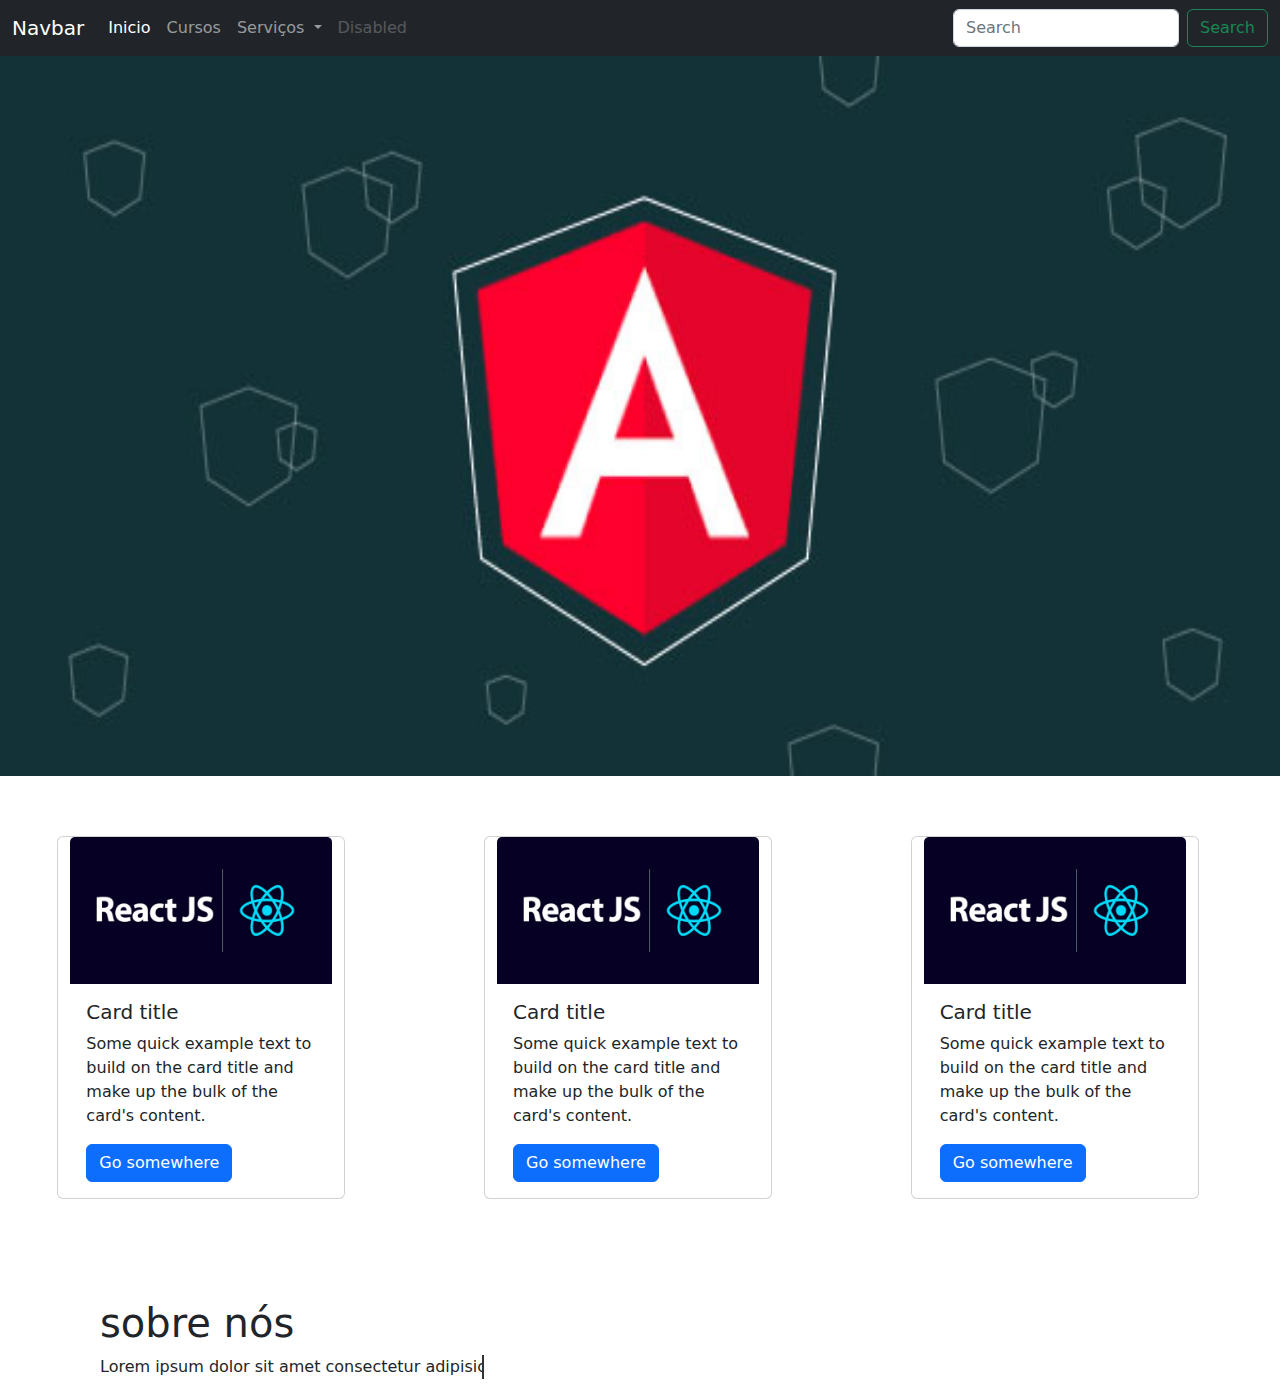
<file: index.html>
<!DOCTYPE html>
<html lang="en">
<head>
    <meta charset="UTF-8">
    <meta name="viewport" content="width=device-width, initial-scale=1.0">
    <title>Boostrap 5</title>
    <link rel="stylesheet" href="bootstrap-5.2.3-dist/bootstrap-5.2.3-dist/css/bootstrap.min.css">
    <link rel="stylesheet" href="web.css">
</head>
<body>
    
    <nav class="navbar navbar-expand-lg navbar-dark bg-dark">
        <div class="container-fluid">
          <a class="navbar-brand" href="#">Navbar</a>
          <button class="navbar-toggler" type="button" data-bs-toggle="collapse" data-bs-target="#navbarSupportedContent" aria-controls="navbarSupportedContent" aria-expanded="false" aria-label="Toggle navigation">
            <span class="navbar-toggler-icon"></span>
          </button>
          <div class="collapse navbar-collapse" id="navbarSupportedContent">
            <ul class="navbar-nav me-auto mb-2 mb-lg-0">
              <li class="nav-item">
                <a class="nav-link active" aria-current="page" href="#">Inicio</a>
              </li>
              <li class="nav-item">
                <a class="nav-link" href="#">Cursos</a>
              </li>
              <li class="nav-item dropdown">
                <a class="nav-link dropdown-toggle" href="#" id="navbarDropdown" role="button" data-bs-toggle="dropdown" aria-expanded="false">
                  Serviços
                </a>
                <ul class="dropdown-menu" aria-labelledby="navbarDropdown">
                  <li><a class="dropdown-item" href="#">Action</a></li>
                  <li><a class="dropdown-item" href="#">Another action</a></li>
                  <li><hr class="dropdown-divider"></li>
                  <li><a class="dropdown-item" href="#">Something else here</a></li>
                </ul>
              </li>
              <li class="nav-item">
                <a class="nav-link disabled" href="#" tabindex="-1" aria-disabled="true">Disabled</a>
              </li>
            </ul>
            <form class="d-flex">
              <input class="form-control me-2" type="search" placeholder="Search" aria-label="Search">
              <button class="btn btn-outline-success" type="submit">Search</button>
            </form>
          </div>
        </div>
      </nav>
      <!-----slides------->

      <div id="carouselExampleSlidesOnly" class="carousel slide" data-bs-ride="carousel">
        <div class="carousel-inner">
          <div class="carousel-item active">
            <img src="ImageA.jpg" class="d-block w-100" style="height: 80vh;">
          </div>
          <div class="carousel-item">
            <img src="imagV.png" class="d-block w-100" style="height: 80vh;" alt="...">
          </div>
          <div class="carousel-item">
            <img src="react.png" class="d-block w-100" style="height: 80vh;" alt="...">
          </div>
        </div>
      </div>
   <!-----fecho----->

      <div class = "row cursos" >

        <div class="card" style="width: 18rem;">
          <img src="reactjs.jpg" class="card-img-top" alt="...">
          <div class="card-body">
            <h5 class="card-title">Card title</h5>
            <p class="card-text">Some quick example text to build on the card title and make up the bulk of the card's content.</p>
            <a href="#" class="btn btn-primary">Go somewhere</a>
          </div>
        </div>
  
      
      <div class="card" style="width: 18rem;">
        <img src="reactjs.jpg" class="card-img-top" alt="...">
        <div class="card-body">
          <h5 class="card-title">Card title</h5>
          <p class="card-text">Some quick example text to build on the card title and make up the bulk of the card's content.</p>
          <a href="#" class="btn btn-primary">Go somewhere</a>
        </div>
      </div>
  
    
    <div class="card" style="width: 18rem;">
      <img src="reactjs.jpg" class="card-img-top" alt="...">
      <div class="card-body">
        <h5 class="card-title">Card title</h5>
        <p class="card-text">Some quick example text to build on the card title and make up the bulk of the card's content.</p>
        <a href="#" class="btn btn-primary">Go somewhere</a>
      </div>
    </div>
      </div>
      
      <section id="sobre">
          <h1>sobre nós</h1>
          <p class="paragrafo">
            Lorem ipsum dolor sit amet consectetur adipisicing elit. Maxime vero eos, suscipit libero iste reiciendis rem, corporis, soluta accusamus deleniti porro tempora. Et corporis eveniet odio unde quod consequuntur pariatur.
          </p>
      </section>





    <script src="bootstrap-5.2.3-dist/bootstrap-5.2.3-dist/js/bootstrap.bundle.js"></script>
</body>
</html>
</file>
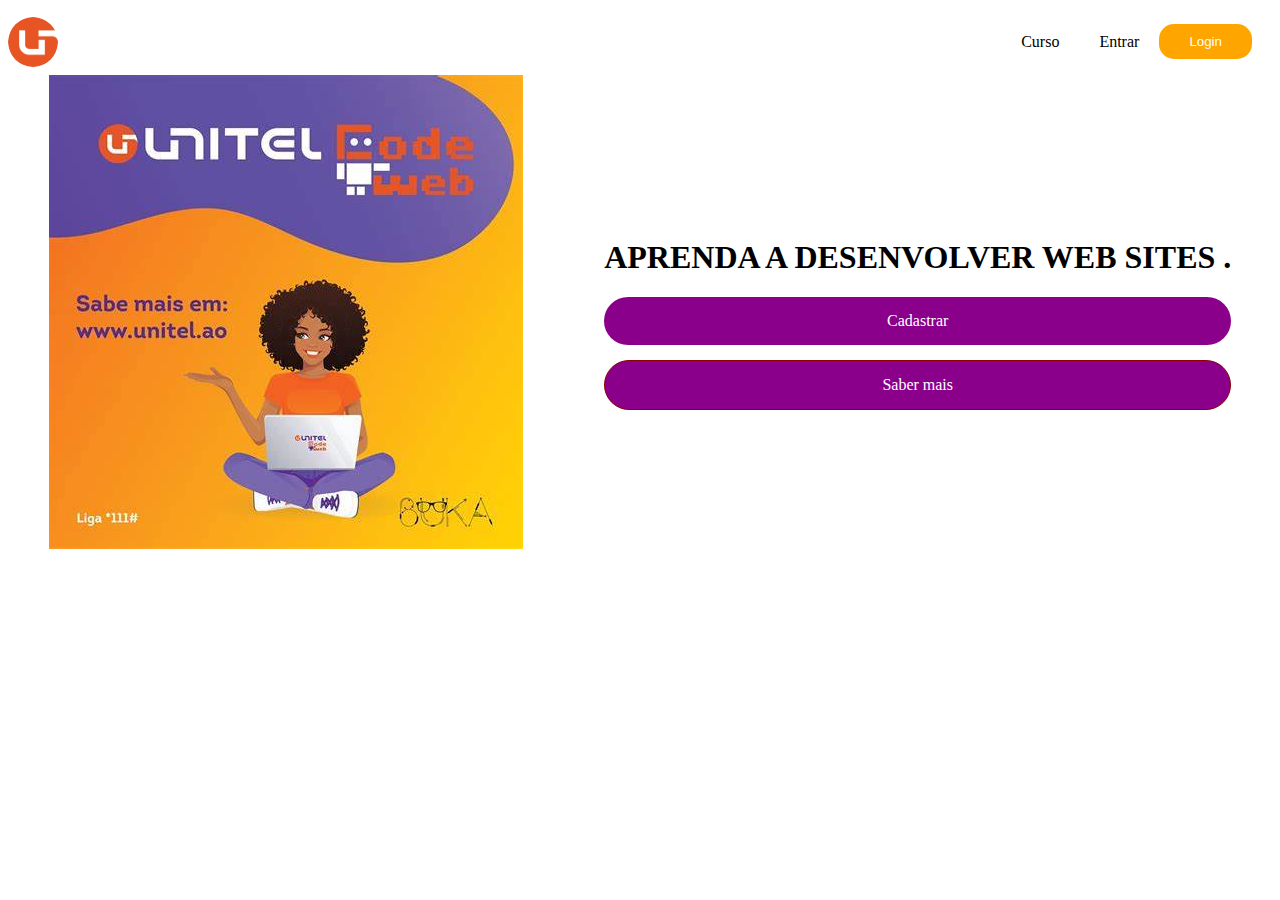
<file: home.html>
<!DOCTYPE html>
<html lang="pt-br">
<head>
    <meta charset="UTF-8">
    <meta name="viewport" content="width=device-width, initial-scale=1.0">
    <title>Tags semanticas</title>
    <link rel="stylesheet" href="style.css">
</head>
<body>
        
    <header class="container">
        <img id="logo" src="logounitel.png" alt="">
          <nav >
        <ul class="menu">
            <li>Curso</li>
            <li>Entrar</li>
            <button>Login</button>


        </ul>

    </nav>
    </header>
 

  <section class="container-info">
    <div class="fundo-img">
        <img src="unitelcodweb.jpg" alt="">
    </div>
    <div class="info-unitel">
  <h1>APRENDA A DESENVOLVER WEB SITES .</h1>
  <a href="#" class="cadastrar">Cadastrar</a>
  <a href="#" class="saber">Saber mais </a>
    </div>
  </section>

    
        
   


 

   
</body>
</html>
</file>
<file: web.css>
.carousel{
    margin-bottom: 60px;
}
.cursos{
    display: flex;
    justify-content: space-around;
    margin-bottom: 100px;
    width: 100%;
}
#sobre{
      width: 30%;
      margin-left: 100px;
}
@keyframes typing{
    from{
        width: 0;

    }
    to{
        width: 100%;
    }

}
.paragrafo{
    white-space: nowrap;
    overflow: hidden;
    border-right: 2px solid #333;
    animation: typing 4s steps(140, end) infinite ;
}
</file>
<file: style.css>
.container{
    
    display: flex;
    flex-direction: row;
    justify-content: space-between;
    align-items: center;
}
.container img{
   width:50px;
   height:50px ;
   border-radius: 50%;
}

.menu{
    display: flex;
    list-style: none;
    font-family: 'Times New Roman', Times, serif;
    align-items: center;
}
.menu li{
    padding: 0 20px;
}
button{
    margin-right: 20px;
    border: none;
    padding: 10px 30px ;
    color:white;
    background-color: orange;
    border-radius:15px ;

}
.container-info{
    display: flex;
    align-items: center;
    justify-content: space-around;
}
a{
    text-decoration: none;
    color: white;
    border-radius: 35px;
   
}
.cadastrar{
 background-color: darkmagenta;
 padding: 15px 20px;
 margin-bottom: 15px;
 text-align: center;
 
}
.info-unitel{
    display: flex;
    flex-direction: column;
}

.saber{

    border: 1px solid darkred;
    padding: 15px 20px;
    color: white;
    text-align: center;
    background-color: darkmagenta;
}
</file>
